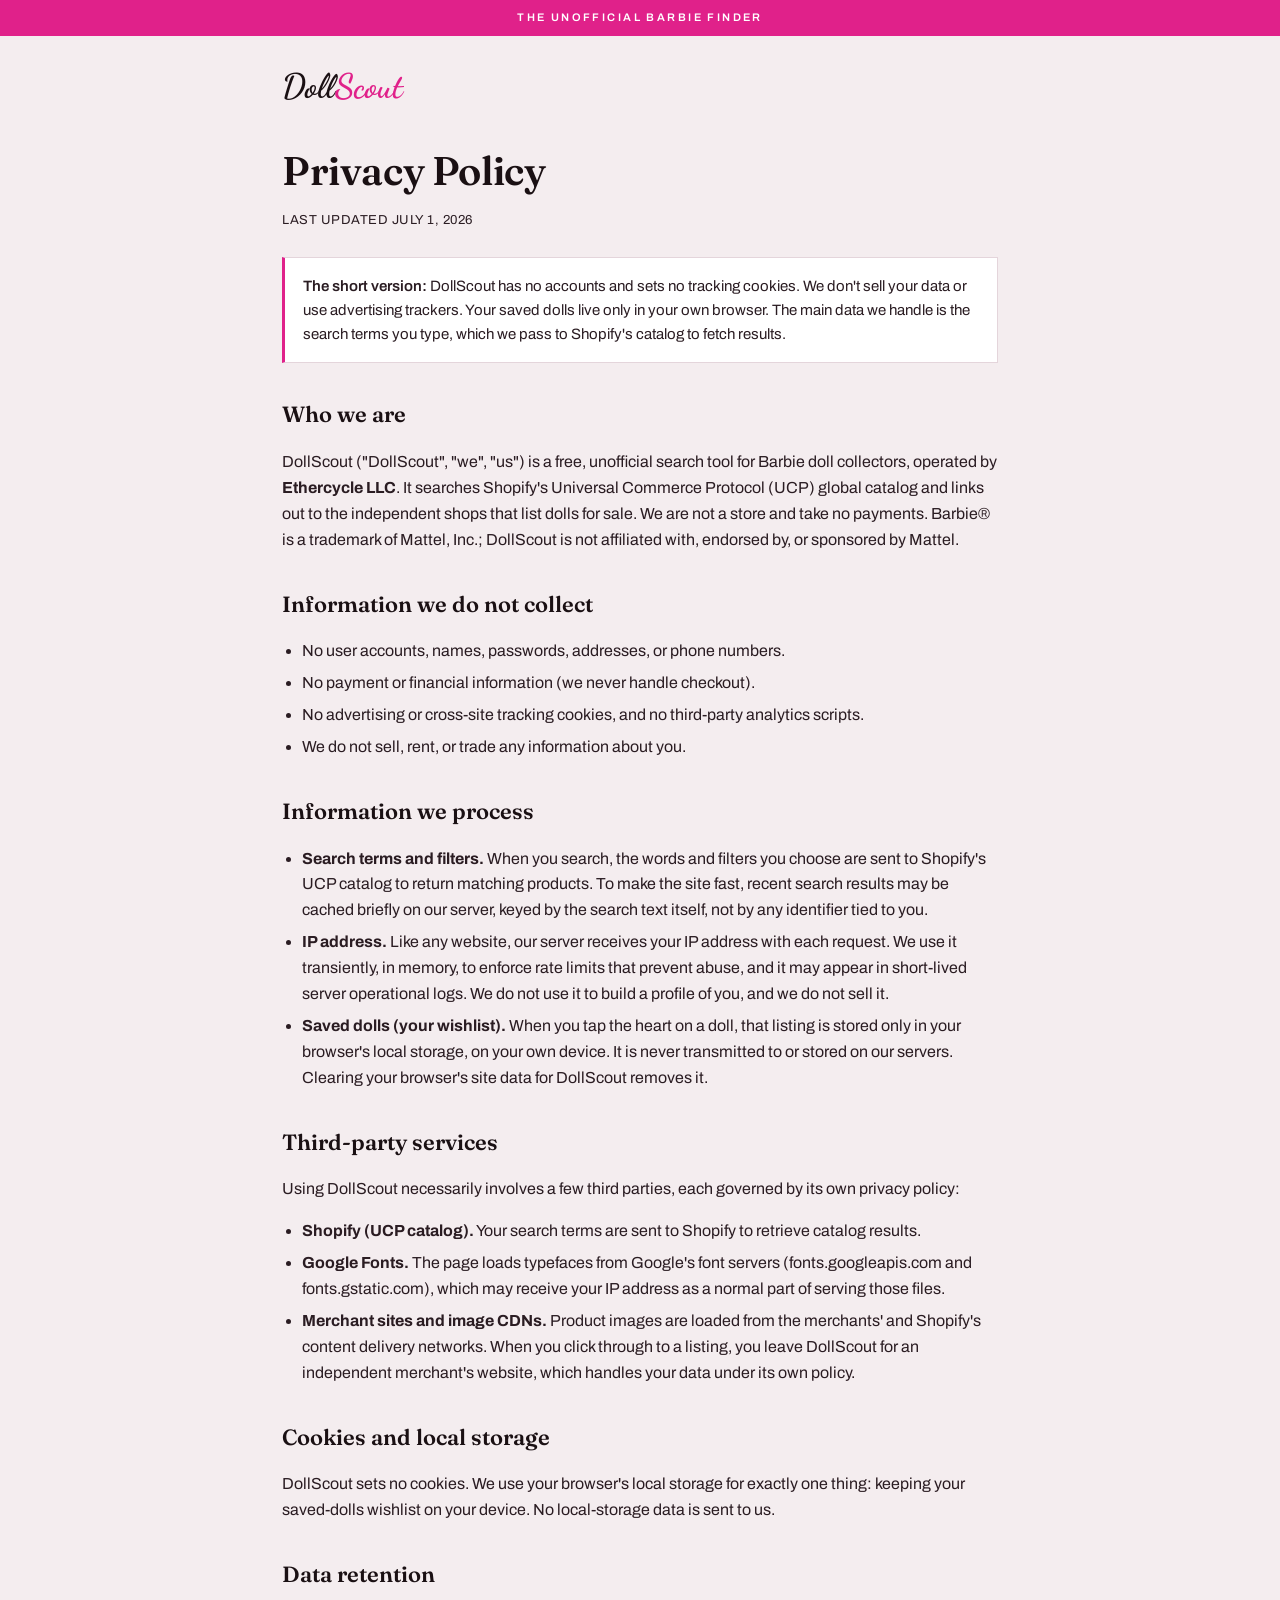
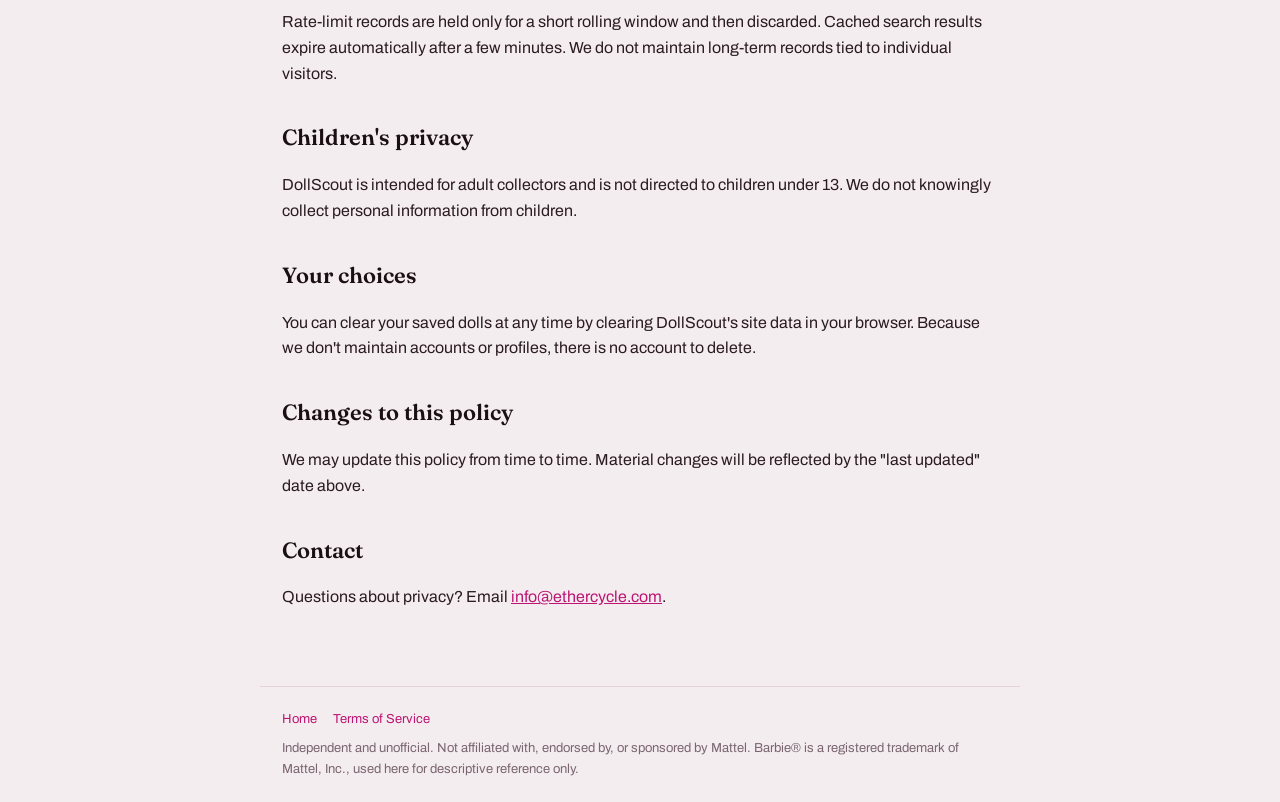
<file: privacy.html>
<!DOCTYPE html>
<html lang="en">
<head>
<meta charset="utf-8">
<meta name="viewport" content="width=device-width, initial-scale=1">
<title>Privacy Policy — DollScout</title>
<link rel="icon" href="data:image/svg+xml,%3Csvg%20xmlns='http://www.w3.org/2000/svg'%20viewBox='0%200%20100%20100'%3E%3Ctext%20y='.9em'%20font-size='88'%3E💖%3C/text%3E%3C/svg%3E">
<meta name="description" content="How DollScout, the unofficial collector Barbie finder operated by Ethercycle LLC, handles data. No accounts, no tracking cookies, no data sales.">
<meta name="robots" content="index, follow">
<meta name="theme-color" content="#f4edef">
<link rel="canonical" href="https://www.dollscout.com/privacy">
<link rel="preconnect" href="https://fonts.googleapis.com">
<link rel="preconnect" href="https://fonts.gstatic.com" crossorigin>
<link href="https://fonts.googleapis.com/css2?family=Archivo:wght@400;500;600;700&family=Dancing+Script:wght@600;700&family=Fraunces:ital,opsz,wght@0,9..144,400;0,9..144,600;0,9..144,900;1,9..144,500&display=swap" rel="stylesheet">
<style>
  :root {
    --porcelain: #f4edef; --paper: #ffffff; --ink: #1a1013;
    --pink: #e0218a; --pink-deep: #bc1573; --mauve: #7a6570; --line: #e4d5db;
    --serif: "Fraunces", Georgia, serif; --sans: "Archivo", system-ui, sans-serif;
    --script: "Dancing Script", "Fraunces", cursive;
  }
  * { box-sizing: border-box; }
  html { -webkit-font-smoothing: antialiased; }
  body { margin: 0; background: var(--porcelain); color: var(--ink);
    font-family: var(--sans); font-size: 16px; line-height: 1.62; }
  a { color: var(--pink-deep); }
  .welcomemat { background: var(--pink); color: #fff; text-align: center;
    font-family: var(--sans); font-size: 11px; font-weight: 600; letter-spacing: .22em;
    text-transform: uppercase; padding: 9px 16px; }
  .masthead { max-width: 760px; margin: 0 auto; padding: 34px 22px 0; }
  .wordmark { font-family: var(--script); font-size: 34px; font-weight: 700;
    text-decoration: none; color: var(--ink); line-height: 1; }
  .wordmark em { font-style: normal; color: var(--pink); }
  .doc { max-width: 760px; margin: 0 auto; padding: 8px 22px 60px; }
  .doc h1 { font-family: var(--serif); font-weight: 600; font-size: 40px;
    letter-spacing: -.01em; margin: 26px 0 6px; }
  .updated { color: var(--mauve); font-size: 13px; letter-spacing: .04em;
    text-transform: uppercase; margin: 0 0 26px; }
  .doc h2 { font-family: var(--serif); font-weight: 600; font-size: 22px;
    margin: 34px 0 10px; }
  .doc p, .doc li { color: #2a1c22; }
  .doc ul { padding-left: 20px; }
  .doc li { margin: 6px 0; }
  .lede { background: var(--paper); border: 1px solid var(--line); border-left: 3px solid var(--pink);
    padding: 16px 18px; font-size: 15px; }
  .lede strong { font-weight: 600; }
  .foot { max-width: 760px; margin: 0 auto; padding: 22px; border-top: 1px solid var(--line);
    color: var(--mauve); font-size: 13px; }
  .foot a { color: var(--pink-deep); text-decoration: none; }
  .foot a:hover { text-decoration: underline; }
  .foot .nav { margin-bottom: 8px; }
  .foot .nav a { margin-right: 16px; }
</style>
</head>
<body>
<div class="welcomemat">The Unofficial Barbie Finder</div>
<div class="masthead"><a class="wordmark" href="/">Doll<em>Scout</em></a></div>

<main class="doc">
  <h1>Privacy Policy</h1>
  <p class="updated">Last updated July 1, 2026</p>

  <p class="lede"><strong>The short version:</strong> DollScout has no accounts and sets no
    tracking cookies. We don't sell your data or use advertising trackers. Your saved dolls live
    only in your own browser. The main data we handle is the search terms you type, which we pass
    to Shopify's catalog to fetch results.</p>

  <h2>Who we are</h2>
  <p>DollScout ("DollScout", "we", "us") is a free, unofficial search tool for Barbie doll
    collectors, operated by <strong>Ethercycle LLC</strong>. It searches Shopify's Universal
    Commerce Protocol (UCP) global catalog and links out to the independent shops that list dolls
    for sale. We are not a store and take no payments. Barbie® is a trademark of Mattel, Inc.;
    DollScout is not affiliated with, endorsed by, or sponsored by Mattel.</p>

  <h2>Information we do not collect</h2>
  <ul>
    <li>No user accounts, names, passwords, addresses, or phone numbers.</li>
    <li>No payment or financial information (we never handle checkout).</li>
    <li>No advertising or cross-site tracking cookies, and no third-party analytics scripts.</li>
    <li>We do not sell, rent, or trade any information about you.</li>
  </ul>

  <h2>Information we process</h2>
  <ul>
    <li><strong>Search terms and filters.</strong> When you search, the words and filters you
      choose are sent to Shopify's UCP catalog to return matching products. To make the site fast,
      recent search results may be cached briefly on our server, keyed by the search text itself,
      not by any identifier tied to you.</li>
    <li><strong>IP address.</strong> Like any website, our server receives your IP address with
      each request. We use it transiently, in memory, to enforce rate limits that prevent abuse,
      and it may appear in short-lived server operational logs. We do not use it to build a profile
      of you, and we do not sell it.</li>
    <li><strong>Saved dolls (your wishlist).</strong> When you tap the heart on a doll, that
      listing is stored only in your browser's local storage, on your own device. It is never
      transmitted to or stored on our servers. Clearing your browser's site data for DollScout
      removes it.</li>
  </ul>

  <h2>Third-party services</h2>
  <p>Using DollScout necessarily involves a few third parties, each governed by its own privacy
    policy:</p>
  <ul>
    <li><strong>Shopify (UCP catalog).</strong> Your search terms are sent to Shopify to retrieve
      catalog results.</li>
    <li><strong>Google Fonts.</strong> The page loads typefaces from Google's font servers
      (fonts.googleapis.com and fonts.gstatic.com), which may receive your IP address as a normal
      part of serving those files.</li>
    <li><strong>Merchant sites and image CDNs.</strong> Product images are loaded from the
      merchants' and Shopify's content delivery networks. When you click through to a listing, you
      leave DollScout for an independent merchant's website, which handles your data under its own
      policy.</li>
  </ul>

  <h2>Cookies and local storage</h2>
  <p>DollScout sets no cookies. We use your browser's local storage for exactly one thing: keeping
    your saved-dolls wishlist on your device. No local-storage data is sent to us.</p>

  <h2>Data retention</h2>
  <p>Rate-limit records are held only for a short rolling window and then discarded. Cached search
    results expire automatically after a few minutes. We do not maintain long-term records tied to
    individual visitors.</p>

  <h2>Children's privacy</h2>
  <p>DollScout is intended for adult collectors and is not directed to children under 13. We do not
    knowingly collect personal information from children.</p>

  <h2>Your choices</h2>
  <p>You can clear your saved dolls at any time by clearing DollScout's site data in your browser.
    Because we don't maintain accounts or profiles, there is no account to delete.</p>

  <h2>Changes to this policy</h2>
  <p>We may update this policy from time to time. Material changes will be reflected by the "last
    updated" date above.</p>

  <h2>Contact</h2>
  <p>Questions about privacy? Email <a href="mailto:info@ethercycle.com">info@ethercycle.com</a>.</p>
</main>

<footer class="foot">
  <div class="nav">
    <a href="/">Home</a><a href="/terms">Terms of Service</a>
  </div>
  <div>Independent and unofficial. Not affiliated with, endorsed by, or sponsored by Mattel.
    Barbie® is a registered trademark of Mattel, Inc., used here for descriptive reference only.</div>
</footer>
</body>
</html>
</file>
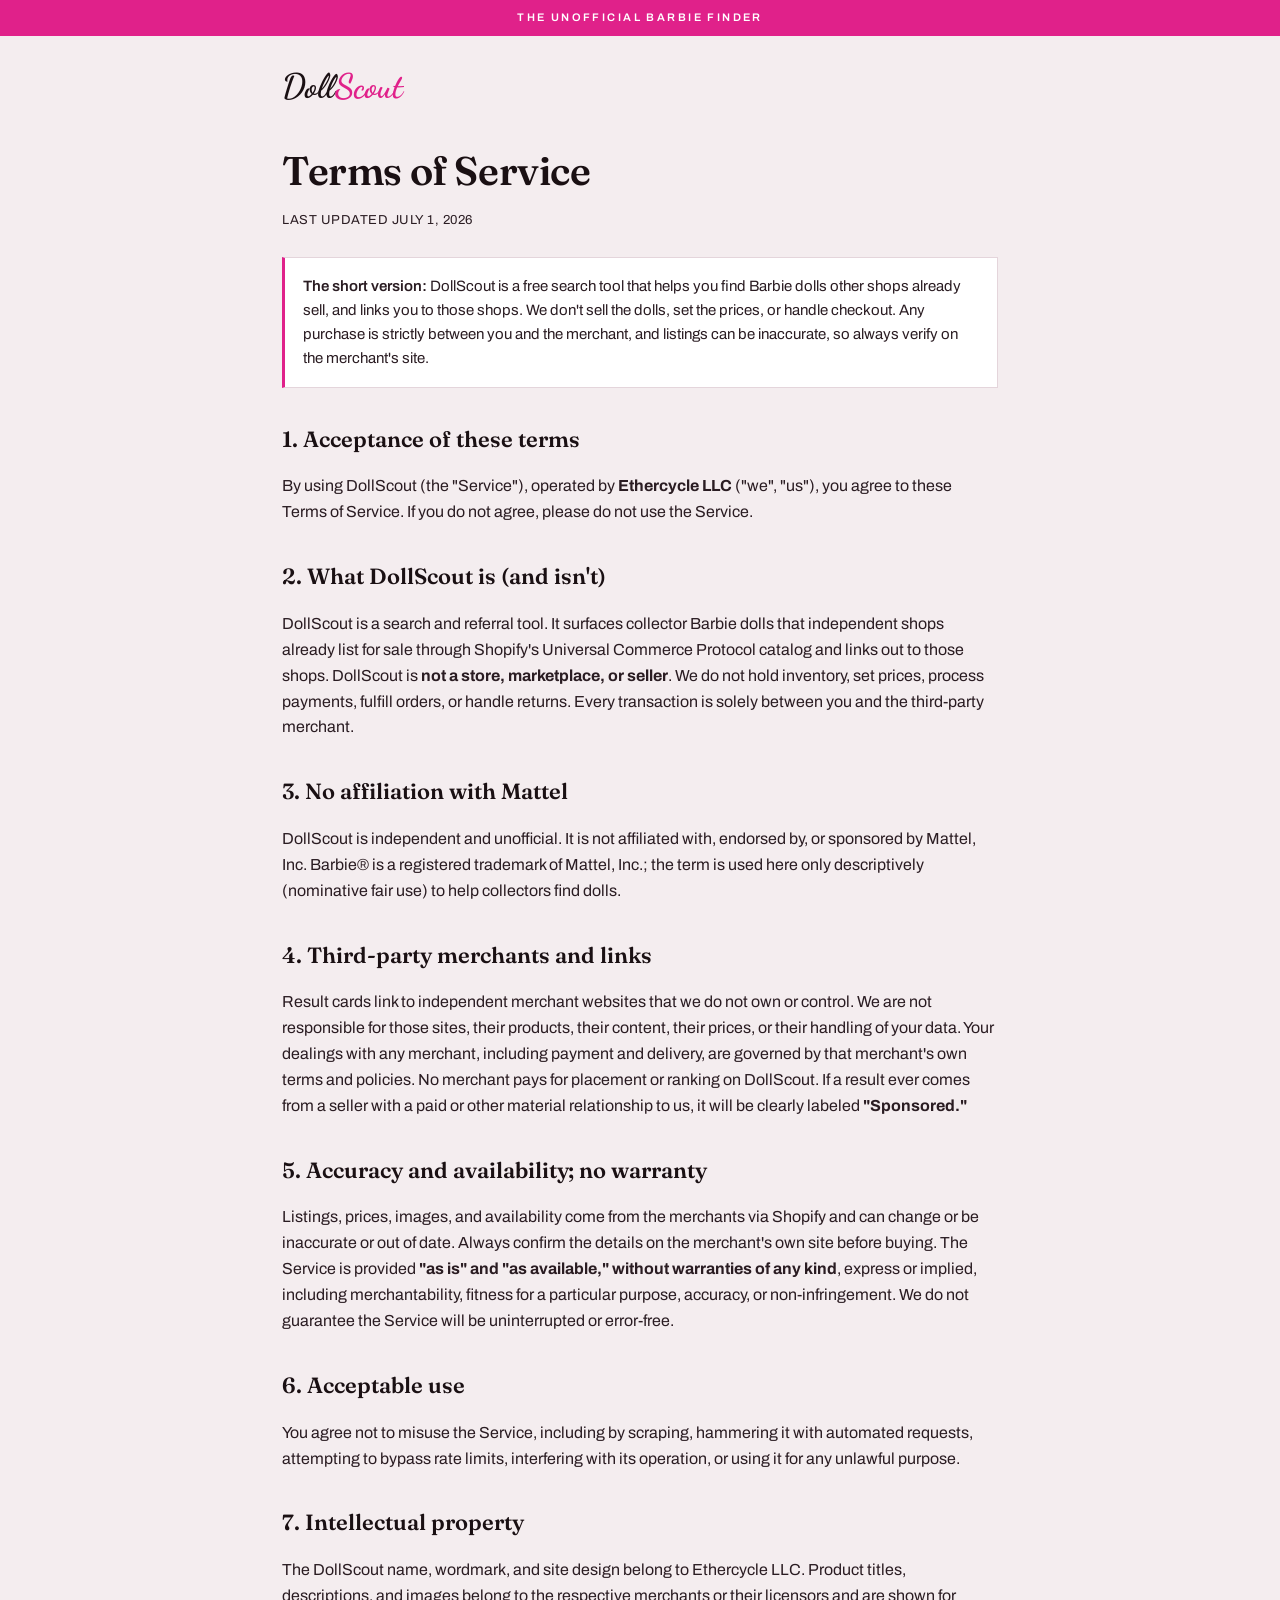
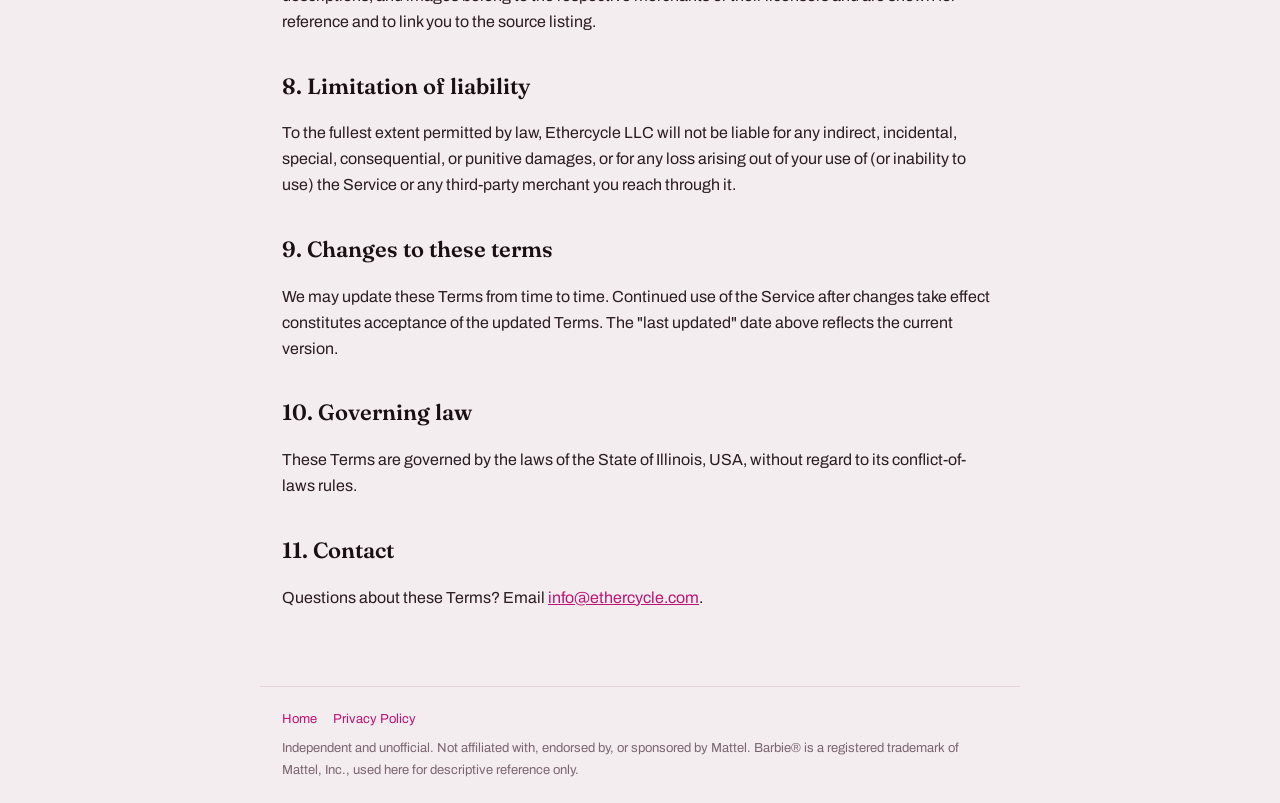
<file: terms.html>
<!DOCTYPE html>
<html lang="en">
<head>
<meta charset="utf-8">
<meta name="viewport" content="width=device-width, initial-scale=1">
<title>Terms of Service — DollScout</title>
<link rel="icon" href="data:image/svg+xml,%3Csvg%20xmlns='http://www.w3.org/2000/svg'%20viewBox='0%200%20100%20100'%3E%3Ctext%20y='.9em'%20font-size='88'%3E💖%3C/text%3E%3C/svg%3E">
<meta name="description" content="The terms for using DollScout, the unofficial collector Barbie finder operated by Ethercycle LLC. A free search and referral tool, not a store.">
<meta name="robots" content="index, follow">
<meta name="theme-color" content="#f4edef">
<link rel="canonical" href="https://www.dollscout.com/terms">
<link rel="preconnect" href="https://fonts.googleapis.com">
<link rel="preconnect" href="https://fonts.gstatic.com" crossorigin>
<link href="https://fonts.googleapis.com/css2?family=Archivo:wght@400;500;600;700&family=Dancing+Script:wght@600;700&family=Fraunces:ital,opsz,wght@0,9..144,400;0,9..144,600;0,9..144,900;1,9..144,500&display=swap" rel="stylesheet">
<style>
  :root {
    --porcelain: #f4edef; --paper: #ffffff; --ink: #1a1013;
    --pink: #e0218a; --pink-deep: #bc1573; --mauve: #7a6570; --line: #e4d5db;
    --serif: "Fraunces", Georgia, serif; --sans: "Archivo", system-ui, sans-serif;
    --script: "Dancing Script", "Fraunces", cursive;
  }
  * { box-sizing: border-box; }
  html { -webkit-font-smoothing: antialiased; }
  body { margin: 0; background: var(--porcelain); color: var(--ink);
    font-family: var(--sans); font-size: 16px; line-height: 1.62; }
  a { color: var(--pink-deep); }
  .welcomemat { background: var(--pink); color: #fff; text-align: center;
    font-family: var(--sans); font-size: 11px; font-weight: 600; letter-spacing: .22em;
    text-transform: uppercase; padding: 9px 16px; }
  .masthead { max-width: 760px; margin: 0 auto; padding: 34px 22px 0; }
  .wordmark { font-family: var(--script); font-size: 34px; font-weight: 700;
    text-decoration: none; color: var(--ink); line-height: 1; }
  .wordmark em { font-style: normal; color: var(--pink); }
  .doc { max-width: 760px; margin: 0 auto; padding: 8px 22px 60px; }
  .doc h1 { font-family: var(--serif); font-weight: 600; font-size: 40px;
    letter-spacing: -.01em; margin: 26px 0 6px; }
  .updated { color: var(--mauve); font-size: 13px; letter-spacing: .04em;
    text-transform: uppercase; margin: 0 0 26px; }
  .doc h2 { font-family: var(--serif); font-weight: 600; font-size: 22px;
    margin: 34px 0 10px; }
  .doc p, .doc li { color: #2a1c22; }
  .doc ul { padding-left: 20px; }
  .doc li { margin: 6px 0; }
  .lede { background: var(--paper); border: 1px solid var(--line); border-left: 3px solid var(--pink);
    padding: 16px 18px; font-size: 15px; }
  .lede strong { font-weight: 600; }
  .foot { max-width: 760px; margin: 0 auto; padding: 22px; border-top: 1px solid var(--line);
    color: var(--mauve); font-size: 13px; }
  .foot a { color: var(--pink-deep); text-decoration: none; }
  .foot a:hover { text-decoration: underline; }
  .foot .nav { margin-bottom: 8px; }
  .foot .nav a { margin-right: 16px; }
</style>
</head>
<body>
<div class="welcomemat">The Unofficial Barbie Finder</div>
<div class="masthead"><a class="wordmark" href="/">Doll<em>Scout</em></a></div>

<main class="doc">
  <h1>Terms of Service</h1>
  <p class="updated">Last updated July 1, 2026</p>

  <p class="lede"><strong>The short version:</strong> DollScout is a free search tool that helps you
    find Barbie dolls other shops already sell, and links you to those shops. We don't sell the
    dolls, set the prices, or handle checkout. Any purchase is strictly between you and the
    merchant, and listings can be inaccurate, so always verify on the merchant's site.</p>

  <h2>1. Acceptance of these terms</h2>
  <p>By using DollScout (the "Service"), operated by <strong>Ethercycle LLC</strong> ("we", "us"),
    you agree to these Terms of Service. If you do not agree, please do not use the Service.</p>

  <h2>2. What DollScout is (and isn't)</h2>
  <p>DollScout is a search and referral tool. It surfaces collector Barbie dolls that independent
    shops already list for sale through Shopify's Universal Commerce Protocol catalog and links out
    to those shops. DollScout is <strong>not a store, marketplace, or seller</strong>. We do not
    hold inventory, set prices, process payments, fulfill orders, or handle returns. Every
    transaction is solely between you and the third-party merchant.</p>

  <h2>3. No affiliation with Mattel</h2>
  <p>DollScout is independent and unofficial. It is not affiliated with, endorsed by, or sponsored
    by Mattel, Inc. Barbie® is a registered trademark of Mattel, Inc.; the term is used here only
    descriptively (nominative fair use) to help collectors find dolls.</p>

  <h2>4. Third-party merchants and links</h2>
  <p>Result cards link to independent merchant websites that we do not own or control. We are not
    responsible for those sites, their products, their content, their prices, or their handling of
    your data. Your dealings with any merchant, including payment and delivery, are governed by that
    merchant's own terms and policies. No merchant pays for placement or ranking on DollScout. If a
    result ever comes from a seller with a paid or other material relationship to us, it will be
    clearly labeled <strong>"Sponsored."</strong></p>

  <h2>5. Accuracy and availability; no warranty</h2>
  <p>Listings, prices, images, and availability come from the merchants via Shopify and can change
    or be inaccurate or out of date. Always confirm the details on the merchant's own site before
    buying. The Service is provided <strong>"as is" and "as available," without warranties of any
    kind</strong>, express or implied, including merchantability, fitness for a particular purpose,
    accuracy, or non-infringement. We do not guarantee the Service will be uninterrupted or
    error-free.</p>

  <h2>6. Acceptable use</h2>
  <p>You agree not to misuse the Service, including by scraping, hammering it with automated
    requests, attempting to bypass rate limits, interfering with its operation, or using it for any
    unlawful purpose.</p>

  <h2>7. Intellectual property</h2>
  <p>The DollScout name, wordmark, and site design belong to Ethercycle LLC. Product titles,
    descriptions, and images belong to the respective merchants or their licensors and are shown for
    reference and to link you to the source listing.</p>

  <h2>8. Limitation of liability</h2>
  <p>To the fullest extent permitted by law, Ethercycle LLC will not be liable for any indirect,
    incidental, special, consequential, or punitive damages, or for any loss arising out of your use
    of (or inability to use) the Service or any third-party merchant you reach through it.</p>

  <h2>9. Changes to these terms</h2>
  <p>We may update these Terms from time to time. Continued use of the Service after changes take
    effect constitutes acceptance of the updated Terms. The "last updated" date above reflects the
    current version.</p>

  <h2>10. Governing law</h2>
  <p>These Terms are governed by the laws of the State of Illinois, USA, without regard to its
    conflict-of-laws rules.</p>

  <h2>11. Contact</h2>
  <p>Questions about these Terms? Email <a href="mailto:info@ethercycle.com">info@ethercycle.com</a>.</p>
</main>

<footer class="foot">
  <div class="nav">
    <a href="/">Home</a><a href="/privacy">Privacy Policy</a>
  </div>
  <div>Independent and unofficial. Not affiliated with, endorsed by, or sponsored by Mattel.
    Barbie® is a registered trademark of Mattel, Inc., used here for descriptive reference only.</div>
</footer>
</body>
</html>
</file>
